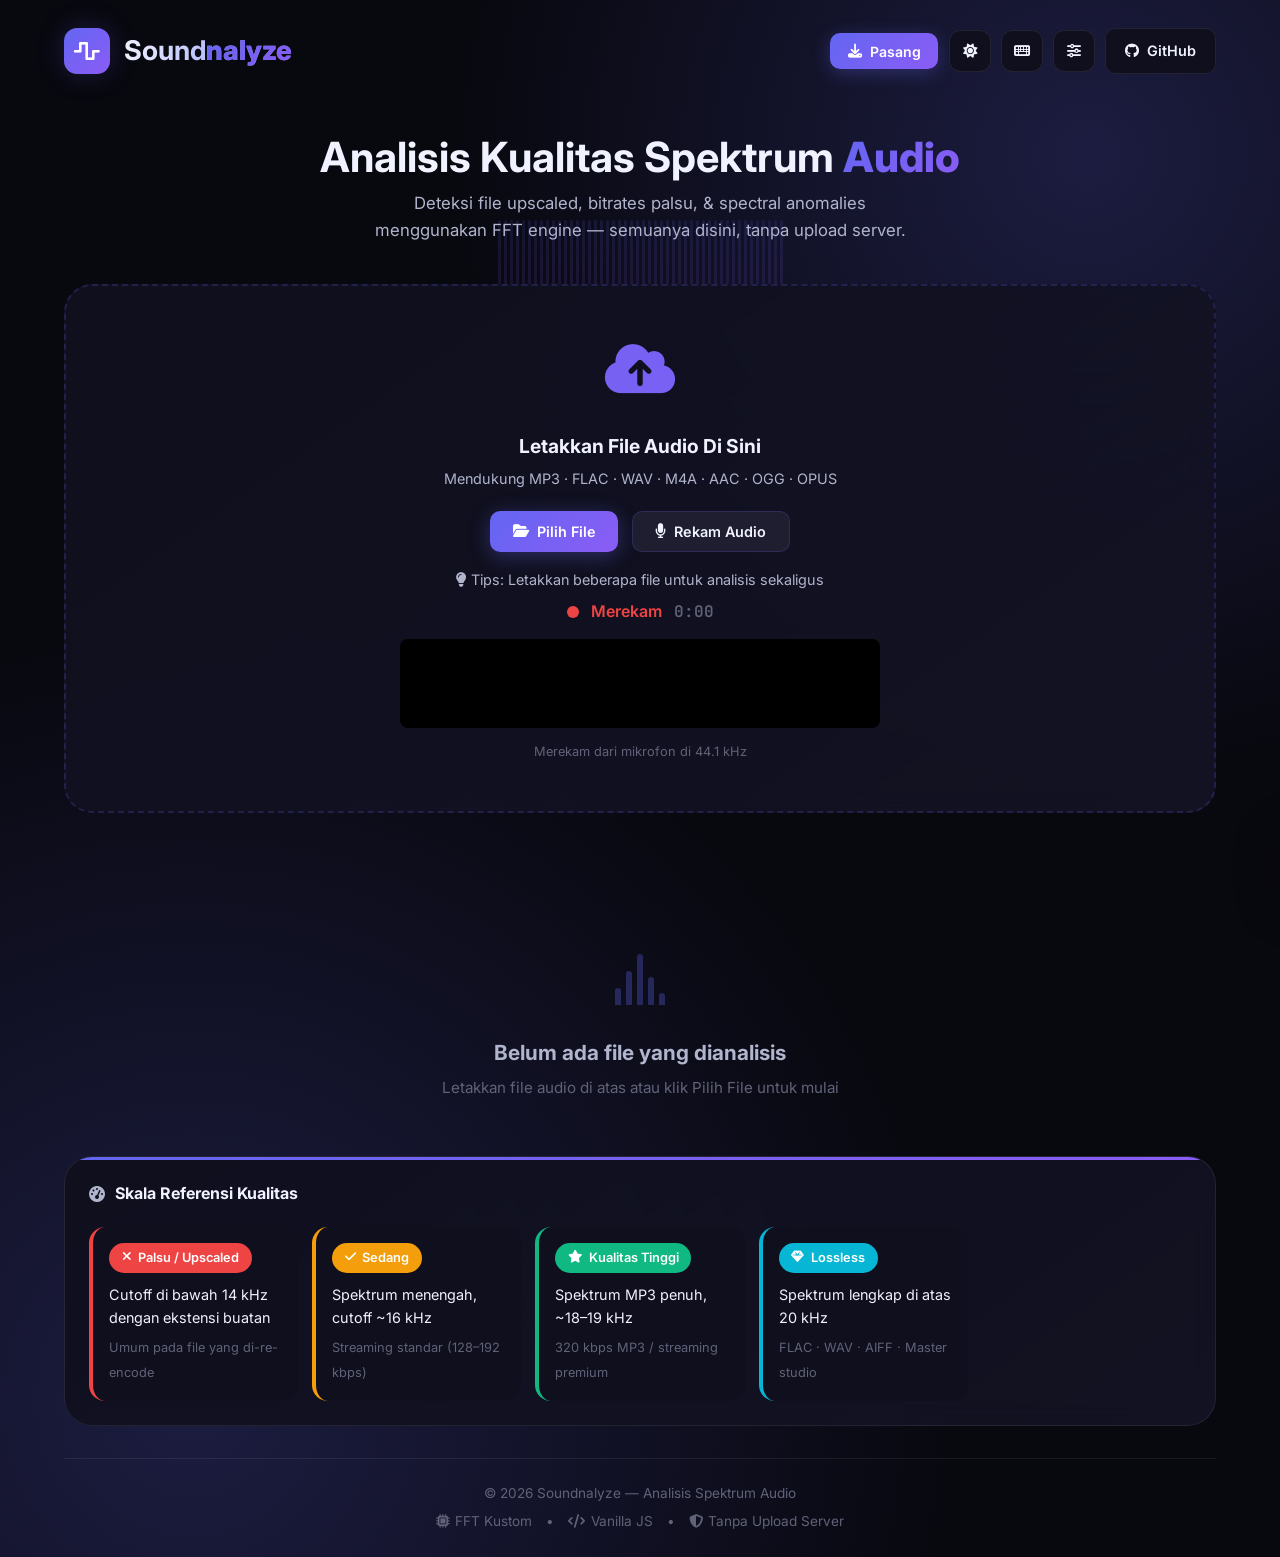
<file: index.html>
<!DOCTYPE html>
<html lang="id" data-theme="dark">
<head>
    <meta charset="UTF-8">
    <meta name="viewport" content="width=device-width, initial-scale=1.0">
    <meta name="description" content="Soundnalyze — Analisis kualitas audio dan deteksi bitrate palsu menggunakan analisis spektral canggih.">
    <meta name="keywords" content="audio analyzer, spectral analysis, bitrate detector, audio quality, web audio api, FFT">
    <meta property="og:title"       content="Soundnalyze | Penganalisis Kualitas Audio Profesional">
    <meta property="og:description" content="Deteksi upscaled audio dan analisis spektral tanpa upload ke server.">
    <meta property="og:type"        content="website">
    <meta name="theme-color"        content="#6366f1">
    <meta name="mobile-web-app-capable" content="yes">
    <meta name="apple-mobile-web-app-capable" content="yes">
    <meta name="apple-mobile-web-app-status-bar-style" content="black-translucent">
    <meta name="apple-mobile-web-app-title" content="Soundnalyze">

    <title>Soundnalyze | Penganalisis Kualitas & Spektral Audio Profesional</title>

    <link rel="manifest" href="manifest.json">

    <!-- Favicons -->
    <link rel="icon" type="image/svg+xml" href="assets/icon.svg">
    <link rel="icon" type="image/png" sizes="192x192" href="assets/icon-192.png">
    <link rel="icon" type="image/png" sizes="512x512" href="assets/icon-512.png">

    <!-- iOS / Safari PWA -->
    <link rel="apple-touch-icon" href="assets/apple-touch-icon.png">
    <link rel="apple-touch-icon" sizes="152x152" href="assets/icon-152.png">
    <link rel="apple-touch-icon" sizes="192x192" href="assets/icon-192.png">
    <meta name="apple-touch-fullscreen" content="yes">
    <meta name="apple-mobile-web-app-capable" content="yes">
    <meta name="apple-mobile-web-app-status-bar-style" content="black-translucent">
    <meta name="apple-mobile-web-app-title" content="Soundnalyze">

    <!-- Tile (Windows / Android) -->
    <meta name="msapplication-TileImage" content="assets/icon-144.png">
    <meta name="msapplication-TileColor" content="#6366f1">
    <meta name="msapplication-config" content="none">

    <!-- Fonts -->
    <link rel="preconnect" href="https://fonts.googleapis.com">
    <link rel="preconnect" href="https://fonts.gstatic.com" crossorigin>
    <link rel="stylesheet" href="https://fonts.googleapis.com/css2?family=Inter:wght@400;500;600;700&family=JetBrains+Mono:wght@400;500&display=swap">

    <!-- Font Awesome -->
    <link rel="stylesheet" href="https://cdnjs.cloudflare.com/ajax/libs/font-awesome/6.4.0/css/all.min.css"
          integrity="sha512-iecdLmaskl7CVkqkXNQ/ZH/XLlvWZOJyj7Yy7tcenmpD1ypASozpmT/E0iPtmFIB46ZmdtAc9eNBvH0H/ZpiBw=="
          crossorigin="anonymous" referrerpolicy="no-referrer">

    <link rel="stylesheet" href="style.css">
</head>
<body>
    <a href="#main-content" class="skip-to-content">Lewati ke konten utama</a>

    <div class="app-container">

        <!-- ═══════════════════════════════════ HEADER ═══════════════════════════════════ -->
        <header role="banner">
            <nav class="navbar" role="navigation" aria-label="Main navigation">
                <div class="logo">
                    <div class="logo-icon" aria-hidden="true">
                        <i class="fa-solid fa-wave-square"></i>
                    </div>
                    <h1>Sound<span class="accent-text">nalyze</span></h1>
                </div>

                <div class="header-controls">
                    <!-- Install App button (hidden until browser fires beforeinstallprompt) -->
                    <button id="install-btn" class="install-btn" hidden
                            aria-label="Pasang Soundnalyze sebagai aplikasi" title="Install as app">
                        <i class="fa-solid fa-download"></i>
                        <span>Pasang</span>
                    </button>

                    <button id="theme-toggle" class="icon-btn" aria-label="Toggle theme" title="Toggle light/dark mode">
                        <i class="fa-solid fa-sun" id="theme-icon"></i>
                    </button>
                    <button id="shortcuts-btn" class="icon-btn" aria-label="Pintasan keyboard" title="Pintasan keyboard (?)">
                        <i class="fa-solid fa-keyboard"></i>
                    </button>
                    <button id="settings-btn" class="icon-btn" aria-label="Pengaturan" title="Pengaturan">
                        <i class="fa-solid fa-sliders"></i>
                    </button>
                    <a href="https://github.com/SaudiBrother/Soundnalyze" target="_blank" rel="noopener noreferrer"
                       class="github-link" aria-label="View source on GitHub">
                        <i class="fa-brands fa-github"></i>
                        <span>GitHub</span>
                    </a>
                </div>
            </nav>
        </header>

        <!-- ═══════════════════════════════ SETTINGS MODAL ═══════════════════════════════ -->
        <div id="settings-modal" class="modal" role="dialog" aria-labelledby="settings-title" aria-hidden="true">
            <div class="modal-content">
                <div class="modal-header">
                    <h2 id="settings-title"><i class="fa-solid fa-sliders"></i> Pengaturan</h2>
                    <button class="close-modal" aria-label="Tutup pengaturan">&times;</button>
                </div>
                <div class="modal-body">
                    <div class="setting-group">
                        <label for="concurrent-processing">
                            <i class="fa-solid fa-microchip"></i> Pemrosesan Serentak
                        </label>
                        <select id="concurrent-processing">
                            <option value="1">1 file sekaligus</option>
                            <option value="2" selected>2 file sekaligus</option>
                            <option value="3">3 file sekaligus</option>
                            <option value="4">4 file sekaligus</option>
                        </select>
                    </div>
                    <div class="setting-group">
                        <label for="fft-size">
                            <i class="fa-solid fa-chart-line"></i> Resolusi FFT
                        </label>
                        <select id="fft-size">
                            <option value="2048">2048 — Lebih Cepat</option>
                            <option value="4096" selected>4096 — Medium</option>
                            <option value="8192">8192 — Detail Tinggi</option>
                        </select>
                    </div>
                    <div class="setting-group">
                        <label for="color-scheme">
                            <i class="fa-solid fa-palette"></i> Warna Spektrogram
                        </label>
                        <select id="color-scheme">
                            <option value="heat" selected>Heat Waves</option>
                            <option value="rainbow">Rainbow</option>
                            <option value="ocean">Ocean</option>
                            <option value="greyscale">Greyscale</option>
                        </select>
                    </div>
                    <p class="setting-hint"><i class="fa-solid fa-circle-info"></i> Perubahan hanya berlaku pada analisis baru.</p>
                </div>
            </div>
        </div>

        <!-- ══════════════════════════════ SHORTCUTS MODAL ═══════════════════════════════ -->
        <div id="shortcuts-modal" class="modal" role="dialog" aria-labelledby="shortcuts-title" aria-hidden="true">
            <div class="modal-content shortcuts-content">
                <div class="modal-header">
                    <h2 id="shortcuts-title"><i class="fa-solid fa-keyboard"></i> Pintasan Keyboard</h2>
                    <button class="close-modal" aria-label="Tutup pintasan">&times;</button>
                </div>
                <div class="modal-body">
                    <div class="shortcuts-grid">
                        <div class="shortcut-row"><kbd>Ctrl</kbd>+<kbd>O</kbd><span>Buka file audio</span></div>
                        <div class="shortcut-row"><kbd>Ctrl</kbd>+<kbd>E</kbd><span>Ekspor hasil (CSV)</span></div>
                        <div class="shortcut-row"><kbd>Ctrl</kbd>+<kbd>D</kbd><span>Hapus semua hasil</span></div>
                        <div class="shortcut-row"><kbd>Esc</kbd><span>Tutup modal</span></div>
                        <div class="shortcut-row"><kbd>?</kbd><span>Tampilkan bantuan ini</span></div>
                        <div class="shortcut-row"><kbd>Drag &amp; Drop</kbd><span>Unggah file langsung</span></div>
                    </div>
                    <h3 class="shortcut-section-title">Kontrol Kartu</h3>
                    <div class="shortcuts-grid">
                        <div class="shortcut-row"><i class="fa-solid fa-expand"></i><span>Perluas spektrogram penuh</span></div>
                        <div class="shortcut-row"><i class="fa-solid fa-scale-balanced"></i><span>Tambah ke perbandingan</span></div>
                        <div class="shortcut-row"><i class="fa-solid fa-play"></i><span>Putar / Jeda audio</span></div>
                        <div class="shortcut-row"><i class="fa-solid fa-chart-area"></i><span>Beralih spektrum / bentuk gelombang</span></div>
                    </div>
                </div>
            </div>
        </div>

        <!-- ══════════════════════════════════ MAIN ══════════════════════════════════════ -->
        <main id="main-content" role="main">

            <!-- Hero -->
            <section class="hero" aria-label="Deskripsi aplikasi">
                <div class="hero-viz" aria-hidden="true">
                    <div class="hero-bars" id="hero-bars"></div>
                </div>
                <div class="hero-content">
                    <h2>Analisis Kualitas Spektrum <span class="accent-text">Audio</span></h2>
                    <p class="subtitle">
                        Deteksi file upscaled, bitrates palsu, & spectral anomalies
                        menggunakan FFT engine — semuanya disini, tanpa upload server.
                    </p>
                </div>
            </section>

            <!-- Upload zone -->
            <section class="upload-container" aria-labelledby="upload-heading">
                <div class="upload-section" id="drop-zone" tabindex="0" role="region"
                     aria-label="Area upload file audio. Tekan Enter atau Spasi untuk membuka pemilih file.">
                    <input type="file" id="audio-input"
                           accept="audio/*,.mp3,.wav,.flac,.m4a,.aac,.ogg,.opus,.webm"
                           multiple hidden>

                    <!-- Normal state -->
                    <div class="upload-content" id="upload-idle">
                        <div class="upload-icon-wrapper" aria-hidden="true">
                            <i class="fa-solid fa-cloud-arrow-up"></i>
                        </div>
                        <h3 id="upload-heading">Letakkan File Audio Di Sini</h3>
                        <p>Mendukung MP3 · FLAC · WAV · M4A · AAC · OGG · OPUS</p>
                        <div class="upload-buttons">
                            <button class="btn-primary" onclick="document.getElementById('audio-input').click()">
                                <i class="fa-solid fa-folder-open"></i> Pilih File
                            </button>
                            <button id="record-btn" class="btn-secondary">
                                <i class="fa-solid fa-microphone"></i> Rekam Audio
                            </button>
                        </div>
                        <p class="upload-hint"><i class="fa-solid fa-lightbulb"></i> Tips: Letakkan beberapa file untuk analisis sekaligus</p>
                    </div>

                    <!-- Merekam overlay -->
                    <div class="recording-overlay" id="recording-overlay" hidden>
                        <div class="recording-header">
                            <span class="recording-dot" aria-hidden="true"></span>
                            <span class="recording-label">Merekam</span>
                            <span class="recording-timer" id="recording-timer">0:00</span>
                        </div>
                        <canvas id="recording-waveform" height="56" aria-label="Live waveform"></canvas>
                        <p class="recording-hint">Merekam dari mikrofon di 44.1 kHz</p>
                    </div>
                </div>

                <!-- Batch controls -->
                <div class="batch-controls" id="batch-controls" style="display:none;">
                    <div class="batch-info">
                        <span id="batch-count">0 file dalam antrian</span>
                        <button id="select-all" class="btn-text" title="Pilih semua hasil untuk perbandingan">
                            <i class="fa-solid fa-check-double"></i> Pilih Semua
                        </button>
                    </div>
                    <div class="batch-actions">
                        <button id="pause-resume" class="btn-secondary">
                            <i class="fa-solid fa-pause"></i> Jeda
                        </button>
                        <button id="cancel-all" class="btn-text">
                            <i class="fa-solid fa-ban"></i> Batal
                        </button>
                    </div>
                </div>

                <!-- Global progress loader -->
                <div id="global-loader" class="global-loader hidden" role="status" aria-live="polite" aria-label="Progres pemrosesan">
                    <div class="loader-header">
                        <div class="spinner" aria-hidden="true"></div>
                        <div class="loader-info">
                            <span id="loader-text">Menganalisis file audio…</span>
                            <div class="loader-stats">
                                <span id="loader-count">0/0</span>
                            </div>
                        </div>
                    </div>
                    <div class="progress-bar-container">
                        <div id="global-progress-fill" class="progress-fill"
                             role="progressbar" aria-valuemin="0" aria-valuemax="100" aria-valuenow="0"></div>
                    </div>
                    <div class="loader-details">
                        <span id="current-file">—</span>
                    </div>
                </div>
            </section>

            <!-- Results header -->
            <section class="results-header" id="results-header" style="display:none;" aria-labelledby="results-title">
                <div class="section-title">
                    <i class="fa-solid fa-list-check" aria-hidden="true"></i>
                    <h3 id="results-title">Hasil <span id="results-count" class="results-count">(0)</span></h3>
                </div>
                <div class="results-actions">
                    <div class="export-group">
                        <button id="export-btn" class="btn-secondary" title="Ekspor hasil">
                            <i class="fa-solid fa-download"></i> Ekspor CSV
                        </button>
                        <button id="export-json-btn" class="btn-secondary" title="Ekspor sebagai JSON">
                            <i class="fa-solid fa-code"></i> JSON
                        </button>
                    </div>
                    <button id="sort-btn" class="btn-text" title="Siklus urutan">
                        <i class="fa-solid fa-arrow-down-wide-short"></i>
                        <span class="sort-label">Kualitas ↓</span>
                    </button>
                    <button id="clear-all-btn" class="btn-text danger-btn" title="Hapus semua hasil">
                        <i class="fa-solid fa-trash-can"></i>
                    </button>
                </div>
            </section>

            <!-- Results grid -->
            <div id="results-grid" class="results-grid" role="list" aria-label="Analysis results"></div>

            <!-- Empty state -->
            <div id="empty-state" class="empty-state" role="status" aria-live="polite">
                <div class="empty-icon" aria-hidden="true">
                    <div class="empty-bars">
                        <span></span><span></span><span></span><span></span><span></span>
                    </div>
                </div>
                <h3>Belum ada file yang dianalisis</h3>
                <p>Letakkan file audio di atas atau klik Pilih File untuk mulai</p>
            </div>

            <!-- Comparison mode -->
            <section class="comparison-mode" id="comparison-mode" style="display:none;"
                     aria-labelledby="comparison-title">
                <div class="comparison-header">
                    <div class="comparison-title-group">
                        <i class="fa-solid fa-scale-balanced" aria-hidden="true"></i>
                        <h3 id="comparison-title">Perbandingan</h3>
                        <span class="badge">0 file dipilih</span>
                    </div>
                    <button id="exit-comparison" class="btn-text">
                        <i class="fa-solid fa-xmark"></i> Keluar
                    </button>
                </div>
                <div class="comparison-charts">
                    <canvas id="comparison-chart" height="220" aria-label="Comparison chart"></canvas>
                </div>
            </section>

            <!-- Quality reference -->
            <section class="quality-reference" aria-labelledby="ref-heading">
                <div class="reference-header">
                    <i class="fa-solid fa-gauge-high" aria-hidden="true"></i>
                    <h3 id="ref-heading">Skala Referensi Kualitas</h3>
                </div>
                <div class="reference-grid">
                    <div class="ref-item" style="--item-color: var(--color-bad);">
                        <span class="ref-badge"><i class="fa-solid fa-xmark"></i> Palsu / Upscaled</span>
                        <p>Cutoff di bawah 14 kHz dengan ekstensi buatan</p>
                        <small>Umum pada file yang di-re-encode</small>
                    </div>
                    <div class="ref-item" style="--item-color: var(--color-moderate);">
                        <span class="ref-badge"><i class="fa-solid fa-check"></i> Sedang</span>
                        <p>Spektrum menengah, cutoff ~16 kHz</p>
                        <small>Streaming standar (128–192 kbps)</small>
                    </div>
                    <div class="ref-item" style="--item-color: var(--color-good);">
                        <span class="ref-badge"><i class="fa-solid fa-star"></i> Kualitas Tinggi</span>
                        <p>Spektrum MP3 penuh, ~18–19 kHz</p>
                        <small>320 kbps MP3 / streaming premium</small>
                    </div>
                    <div class="ref-item" style="--item-color: var(--color-excellent);">
                        <span class="ref-badge"><i class="fa-solid fa-gem"></i> Lossless</span>
                        <p>Spektrum lengkap di atas 20 kHz</p>
                        <small>FLAC · WAV · AIFF · Master studio</small>
                    </div>
                </div>
            </section>

            <!-- Batch statistics -->
            <section class="statistics-panel" id="statistics-panel" style="display:none;"
                     aria-labelledby="stats-heading">
                <div class="stats-panel-header">
                    <i class="fa-solid fa-chart-pie" aria-hidden="true"></i>
                    <h3 id="stats-heading">Statistik Batch</h3>
                </div>
                <div class="stat-cards-grid">
                    <div class="stat-card">
                        <div class="stat-card-icon" style="background:var(--color-excellent);">
                            <i class="fa-solid fa-arrow-trend-up" aria-hidden="true"></i>
                        </div>
                        <div class="stat-card-info">
                            <span class="stat-card-label">Kualitas Tertinggi</span>
                            <span class="stat-card-value" id="stat-best">—</span>
                        </div>
                    </div>
                    <div class="stat-card">
                        <div class="stat-card-icon" style="background:var(--color-bad);">
                            <i class="fa-solid fa-arrow-trend-down" aria-hidden="true"></i>
                        </div>
                        <div class="stat-card-info">
                            <span class="stat-card-label">Kualitas Terendah</span>
                            <span class="stat-card-value" id="stat-worst">—</span>
                        </div>
                    </div>
                    <div class="stat-card">
                        <div class="stat-card-icon" style="background:var(--color-good);">
                            <i class="fa-solid fa-chart-bar" aria-hidden="true"></i>
                        </div>
                        <div class="stat-card-info">
                            <span class="stat-card-label">Kualitas Rata-rata</span>
                            <span class="stat-card-value" id="stat-average">—</span>
                        </div>
                    </div>
                    <div class="stat-card">
                        <div class="stat-card-icon" style="background:var(--primary-color);">
                            <i class="fa-solid fa-file-waveform" aria-hidden="true"></i>
                        </div>
                        <div class="stat-card-info">
                            <span class="stat-card-label">File Dianalisis</span>
                            <span class="stat-card-value" id="stat-total">0</span>
                        </div>
                    </div>
                </div>
            </section>

        </main>

        <!-- Footer -->
        <footer class="app-footer" role="contentinfo">
            <div class="footer-content">
                <p>&copy; 2026 Soundnalyze &mdash; Analisis Spektrum Audio</p>
                <p class="footer-meta">
                    <span><i class="fa-solid fa-microchip"></i> FFT Kustom</span>
                    &bull;
                    <span><i class="fa-solid fa-code"></i> Vanilla JS</span>
                    &bull;
                    <span><i class="fa-solid fa-shield-halved"></i> Tanpa Upload Server</span>
                </p>
            </div>
        </footer>
    </div>

    <!-- Toast notification -->
    <div id="toast" class="toast" role="alert" aria-live="assertive" aria-atomic="true">
        <div class="toast-content">
            <i class="toast-icon fa-solid fa-circle-info" aria-hidden="true"></i>
            <span class="toast-message"></span>
        </div>
        <button class="toast-close" aria-label="Tutup notifikasi">&times;</button>
    </div>

    <!-- ═══════════════════════════ RESULT CARD TEMPLATE ═══════════════════════════════ -->
    <template id="result-card-template">
        <article class="result-card entering" role="listitem" tabindex="0">

            <!-- Card header -->
            <div class="card-header">
                <div class="file-icon-wrapper" aria-hidden="true">
                    <i class="fa-solid fa-music"></i>
                </div>
                <div class="file-info-head">
                    <h3 class="filename" title="">filename.mp3</h3>
                    <div class="tags-row">
                        <span class="tag format-tag">MP3</span>
                        <span class="tag quality-tag">Menganalisis…</span>
                        <span class="tag bitrate-tag">— kbps</span>
                    </div>
                </div>
                <div class="card-controls">
                    <button class="card-btn compare-btn" title="Tambah ke perbandingan">
                        <i class="fa-solid fa-scale-balanced" aria-hidden="true"></i>
                        <span class="visually-hidden">Bandingkan</span>
                    </button>
                    <button class="card-btn expand-btn" title="Perluas detail">
                        <i class="fa-solid fa-expand" aria-hidden="true"></i>
                        <span class="visually-hidden">Perluas</span>
                    </button>
                    <button class="card-btn remove-btn" title="Hapus" aria-label="Hapus file">
                        <i class="fa-solid fa-xmark" aria-hidden="true"></i>
                    </button>
                </div>
            </div>

            <!-- Live analysis steps (visible during processing, auto-hides when done) -->
            <div class="analysis-steps" hidden aria-live="polite" aria-label="Analysis progress"></div>

            <!-- Upscaled warning badge (hidden unless detected) -->
            <div class="upscaled-badge" hidden>
                <i class="fa-solid fa-triangle-exclamation" aria-hidden="true"></i>
                Cutoff buatan terdeteksi — kemungkinan upscaled
            </div>

            <!-- Visualizer (spectrogram / waveform) -->
            <div class="visualizer-container">
                <canvas class="mini-spectrogram" width="300" height="80"
                        aria-label="Spektrum frekuensi audio"></canvas>
                <div class="viz-controls" aria-label="Visualization mode">
                    <button class="viz-btn active" data-viz="spectrum" title="Tampilan spektrum">
                        <i class="fa-solid fa-chart-area" aria-hidden="true"></i>
                    </button>
                    <button class="viz-btn" data-viz="waveform" title="Tampilan gelombang">
                        <i class="fa-solid fa-water" aria-hidden="true"></i>
                    </button>
                </div>
            </div>

            <!-- Mini audio player -->
            <div class="audio-player" aria-label="Audio player">
                <button class="player-play-btn" title="Putar / Jeda" aria-label="Play">
                    <i class="fa-solid fa-play" aria-hidden="true"></i>
                </button>
                <div class="player-track" role="progressbar" aria-label="Playback position" title="Click to seek">
                    <div class="player-progress"></div>
                </div>
                <span class="player-time">—</span>
            </div>

            <!-- Stats grid -->
            <div class="stats-grid">
                <div class="stat-box">
                    <span class="stat-label"><i class="fa-solid fa-weight-hanging" aria-hidden="true"></i> Ukuran</span>
                    <span class="stat-value size">—</span>
                </div>
                <div class="stat-box">
                    <span class="stat-label"><i class="fa-solid fa-clock" aria-hidden="true"></i> Durasi</span>
                    <span class="stat-value duration">—</span>
                </div>
                <div class="stat-box">
                    <span class="stat-label"><i class="fa-solid fa-wave-square" aria-hidden="true"></i> Sample Rate</span>
                    <span class="stat-value sample-rate">—</span>
                </div>
                <div class="stat-box">
                    <span class="stat-label"><i class="fa-solid fa-bolt" aria-hidden="true"></i> Bitrate</span>
                    <span class="stat-value bitrate">—</span>
                </div>
            </div>

            <div class="divider"></div>

            <!-- Spectral analysis data -->
            <div class="spectral-info">
                <div class="spec-row">
                    <span class="spec-label"><i class="fa-solid fa-scissors" aria-hidden="true"></i> Frekuensi Cutoff</span>
                    <span class="spec-value cutoff-freq">Menunggu</span>
                </div>
                <div class="spec-row">
                    <span class="spec-label"><i class="fa-solid fa-percent" aria-hidden="true"></i> Penggunaan Spektrum</span>
                    <span class="spec-value norm-cutoff">—</span>
                </div>
                <div class="spec-row">
                    <span class="spec-label"><i class="fa-solid fa-chart-area" aria-hidden="true"></i> Rasio Energi HF</span>
                    <span class="spec-value hf-energy">—</span>
                </div>
                <div class="spec-row">
                    <span class="spec-label"><i class="fa-solid fa-wave-square" aria-hidden="true"></i> Rentang Dinamik</span>
                    <span class="spec-value dynamic-range">— dB</span>
                </div>
            </div>

            <!-- Quality bar -->
            <div class="quality-visual">
                <div class="quality-bar-header">
                    <span class="quality-label-left">Buruk</span>
                    <span class="quality-score-display">
                        Skor: <strong class="quality-score-num">—</strong>
                    </span>
                    <span class="quality-label-right">Sempurna</span>
                </div>
                <div class="progress-bg">
                    <div class="quality-fill" style="width:0%"></div>
                    <div class="quality-markers" aria-hidden="true">
                        <span style="left:30%">Sedang</span>
                        <span style="left:60%">Baik</span>
                        <span style="left:85%">Sangat Baik</span>
                    </div>
                </div>
            </div>

            <!-- Card footer -->
            <div class="card-footer">
                <div class="confidence-meter" title="Kepercayaan deteksi">
                    <span class="conf-label">Tingkat Akurasi:</span>
                    <div class="confidence-bars" aria-hidden="true">
                        <div class="confidence-bar"></div>
                        <div class="confidence-bar"></div>
                        <div class="confidence-bar"></div>
                    </div>
                    <span class="conf-value">—</span>
                </div>
                <span class="analysis-time">
                    <i class="fa-solid fa-stopwatch" aria-hidden="true"></i>
                    <span class="time-value">—</span>s
                </span>
            </div>

            <!-- Expanded full view (hidden by default) -->
            <div class="card-expanded" hidden>
                <div class="expanded-header">
                    <h4><i class="fa-solid fa-magnifying-glass-chart" aria-hidden="true"></i> Spektrogram 2D</h4>
                    <button class="dl-spec-btn btn-secondary" style="font-size:0.78rem;padding:4px 10px;" title="Unduh spektrogram">
                        <i class="fa-solid fa-download" aria-hidden="true"></i> Unduh
                    </button>
                    <button class="close-expanded btn-text" aria-label="Perkecil">
                        <i class="fa-solid fa-compress" aria-hidden="true"></i> Perkecil
                    </button>
                </div>
                <div class="expanded-content">
                    <canvas class="full-spectrogram-canvas" height="180"
                            aria-label="Spektrogram waktu-frekuensi"></canvas>
                    <div class="detailed-stats"></div>
                </div>
            </div>

        </article>
    </template>

    <!-- ═══════════════════════════════════════════════════════
         PWA BOOTSTRAP — Service Worker + Install Prompt
    ════════════════════════════════════════════════════════ -->
    <script>
    (() => {
        'use strict';

        /* ── Service Worker registration ─────────────────────── */
        if ('serviceWorker' in navigator) {
            window.addEventListener('load', () => {
                navigator.serviceWorker.register('./sw.js', { scope: './' })
                    .then(reg => {
                        console.log('[PWA] SW registered. Scope:', reg.scope);

                        /* Detect available update */
                        reg.addEventListener('updatefound', () => {
                            const worker = reg.installing;
                            if (!worker) return;
                            worker.addEventListener('statechange', () => {
                                if (worker.state === 'installed' && navigator.serviceWorker.controller) {
                                    showUpdateBanner(reg);
                                }
                            });
                        });
                    })
                    .catch(err => console.warn('[PWA] SW registration failed:', err));

                /* Reload when new SW takes over */
                let refreshing = false;
                navigator.serviceWorker.addEventListener('controllerchange', () => {
                    if (!refreshing) { refreshing = true; location.reload(); }
                });
            });
        }

        /* ── beforeinstallprompt — capture the browser prompt ─── */
        let deferredPrompt = null;

        window.addEventListener('beforeinstallprompt', e => {
            e.preventDefault();
            deferredPrompt = e;

            const btn = document.getElementById('install-btn');
            if (btn) {
                btn.hidden = false;
                btn.addEventListener('click', async () => {
                    if (!deferredPrompt) return;
                    deferredPrompt.prompt();
                    const { outcome } = await deferredPrompt.userChoice;
                    console.log('[PWA] Install prompt outcome:', outcome);
                    deferredPrompt = null;
                    btn.hidden = true;

                    if (outcome === 'accepted') {
                        showToast('Soundnalyze installed successfully!', 'success');
                    }
                }, { once: true });
            }
        });

        /* Hide install button after successful install */
        window.addEventListener('appinstalled', () => {
            deferredPrompt = null;
            const btn = document.getElementById('install-btn');
            if (btn) btn.hidden = true;
            console.log('[PWA] App installed');
        });

        /* ── Update banner ────────────────────────────────────── */
        function showUpdateBanner(reg) {
            const banner = document.createElement('div');
            banner.id = 'update-banner';
            banner.innerHTML = `
                <span><i class="fa-solid fa-rotate"></i> New version available</span>
                <button onclick="applyUpdate('${Math.random()}')">Update Now</button>
                <button onclick="this.parentElement.remove()">✕</button>
            `;
            document.body.appendChild(banner);

            window.applyUpdate = () => {
                if (reg.waiting) reg.waiting.postMessage({ type: 'SKIP_WAITING' });
                banner.remove();
            };
        }

        /* ── Quick toast for install feedback ────────────────── */
        function showToast(msg, type) {
            /* Delegate to the main app once loaded */
            if (window.App?.showToast) { window.App.showToast(msg, type); return; }
            setTimeout(() => window.App?.showToast(msg, type), 2000);
        }

        /* ── Online / Offline banner ──────────────────────────── */
        function setOnlineStatus(online) {
            let bar = document.getElementById('offline-bar');
            if (online) {
                if (bar) { bar.classList.add('going'); setTimeout(() => bar?.remove(), 600); }
                return;
            }
            if (!bar) {
                bar = document.createElement('div');
                bar.id = 'offline-bar';
                bar.innerHTML = '<i class="fa-solid fa-wifi-slash"></i> You\'re offline — analysis still works on local files';
                document.body.prepend(bar);
            }
        }

        window.addEventListener('online',  () => setOnlineStatus(true));
        window.addEventListener('offline', () => setOnlineStatus(false));
        setOnlineStatus(navigator.onLine);

    })();
    </script>

    <script src="script.js" defer></script>
</body>
</html>
</file>
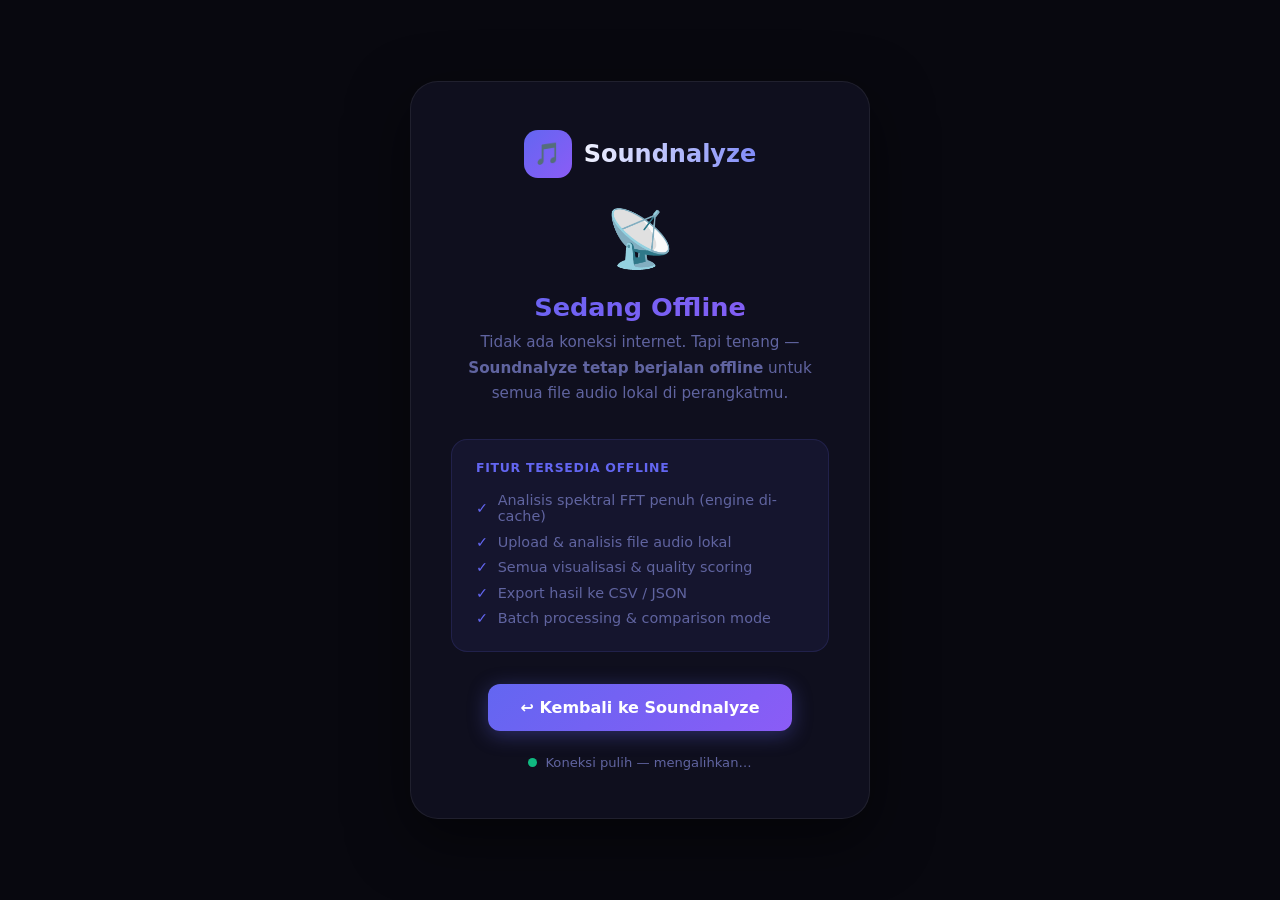
<file: offline.html>
<!DOCTYPE html>
<html lang="id" data-theme="dark">
<head>
    <meta charset="UTF-8">
    <meta name="viewport" content="width=device-width, initial-scale=1.0">
    <meta name="theme-color" content="#6366f1">
    <title>Offline — Soundnalyze</title>
    <style>
        :root {
            --primary: #6366f1;
            --bg: #08080f;
            --surface: #0f0f1e;
            --text: #f0f2ff;
            --muted: #6064a0;
            --good: #10b981;
            --bad: #ef4444;
        }
        * { margin:0; padding:0; box-sizing:border-box; }
        body {
            background: var(--bg);
            color: var(--text);
            font-family: 'Inter', system-ui, sans-serif;
            min-height: 100vh;
            display: grid;
            place-items: center;
            padding: 2rem;
            text-align: center;
        }
        .card {
            background: var(--surface);
            border-radius: 28px;
            padding: 3rem 2.5rem;
            max-width: 460px;
            width: 100%;
            border: 1px solid rgba(255,255,255,0.07);
            box-shadow: 0 20px 60px rgba(0,0,0,0.5);
        }
        .logo {
            display: inline-flex;
            align-items: center;
            gap: .75rem;
            margin-bottom: 1.75rem;
        }
        .logo-icon {
            width: 48px; height: 48px;
            background: linear-gradient(135deg, #6366f1, #8b5cf6);
            border-radius: 14px;
            display: grid; place-items: center;
            font-size: 1.35rem; color: #fff;
        }
        .logo h1 {
            font-size: 1.5rem; font-weight: 700;
            background: linear-gradient(to right, #f0f2ff, #818cf8);
            -webkit-background-clip: text;
            -webkit-text-fill-color: transparent;
            background-clip: text;
        }
        .emoji { font-size: 3.5rem; margin-bottom: 1.25rem; display: block; }
        h2 {
            font-size: 1.6rem; font-weight: 700; margin-bottom: .5rem;
            background: linear-gradient(135deg, #6366f1, #8b5cf6);
            -webkit-background-clip: text;
            -webkit-text-fill-color: transparent;
            background-clip: text;
        }
        .sub { color: var(--muted); margin-bottom: 2rem; line-height: 1.7; font-size: .95rem; }
        .features {
            background: rgba(99,102,241,0.08);
            border: 1px solid rgba(99,102,241,0.15);
            border-radius: 16px;
            padding: 1.25rem 1.5rem;
            margin-bottom: 2rem;
            text-align: left;
        }
        .features h3 {
            font-size: .78rem;
            text-transform: uppercase;
            letter-spacing: .7px;
            color: var(--primary);
            margin-bottom: .75rem;
            font-weight: 600;
        }
        .features li {
            list-style: none;
            padding: .3rem 0;
            color: var(--muted);
            font-size: .9rem;
            display: flex;
            align-items: center;
            gap: .6rem;
        }
        .features li::before { content: '✓'; color: var(--primary); font-weight: 700; }
        .btn {
            display: inline-flex;
            align-items: center;
            gap: .5rem;
            padding: .875rem 2rem;
            background: linear-gradient(135deg, #6366f1, #8b5cf6);
            color: #fff;
            border: none;
            border-radius: 12px;
            font-size: 1rem;
            font-weight: 600;
            cursor: pointer;
            text-decoration: none;
            transition: transform .15s, box-shadow .15s;
            font-family: inherit;
            box-shadow: 0 4px 20px rgba(99,102,241,0.35);
        }
        .btn:hover { transform: translateY(-2px); box-shadow: 0 8px 28px rgba(99,102,241,.5); }
        .status-row {
            margin-top: 1.5rem;
            display: flex;
            align-items: center;
            justify-content: center;
            gap: .5rem;
            font-size: .82rem;
            color: var(--muted);
        }
        #status-dot {
            width: 9px; height: 9px;
            border-radius: 50%;
            background: var(--bad);
            animation: dotPulse 1.8s ease-in-out infinite;
        }
        @keyframes dotPulse {
            0%,100% { opacity:1; box-shadow:0 0 0 0 rgba(239,68,68,.5); }
            50%      { opacity:.5; box-shadow:0 0 0 5px rgba(239,68,68,0); }
        }
        #status-dot.online { background: var(--good); animation: none; }
    </style>
</head>
<body>
    <div class="card">
        <div class="logo">
            <div class="logo-icon">🎵</div>
            <h1>Soundnalyze</h1>
        </div>

        <span class="emoji">📡</span>
        <h2>Sedang Offline</h2>
        <p class="sub">
            Tidak ada koneksi internet. Tapi tenang —
            <strong>Soundnalyze tetap berjalan offline</strong>
            untuk semua file audio lokal di perangkatmu.
        </p>

        <div class="features">
            <h3>Fitur tersedia offline</h3>
            <ul>
                <li>Analisis spektral FFT penuh (engine di-cache)</li>
                <li>Upload &amp; analisis file audio lokal</li>
                <li>Semua visualisasi &amp; quality scoring</li>
                <li>Export hasil ke CSV / JSON</li>
                <li>Batch processing &amp; comparison mode</li>
            </ul>
        </div>

        <a href="." class="btn">↩ Kembali ke Soundnalyze</a>

        <div class="status-row">
            <span id="status-dot"></span>
            <span id="status-text">Menunggu koneksi…</span>
        </div>
    </div>

    <script>
        function checkOnline() {
            const dot  = document.getElementById('status-dot');
            const text = document.getElementById('status-text');
            if (navigator.onLine) {
                dot.classList.add('online');
                text.textContent = 'Koneksi pulih — mengalihkan…';
            } else {
                dot.classList.remove('online');
                text.textContent = 'Menunggu koneksi…';
            }
        }
        window.addEventListener('online', () => {
            checkOnline();
            setTimeout(() => location.href = '.', 1000);
        });
        setInterval(checkOnline, 3000);
        checkOnline();
    </script>
</body>
</html>
</file>
<file: style.css>
/* ══════════════════════════════════════════════════════════════
   SOUNDNALYZE — style.css v3
   ══════════════════════════════════════════════════════════════ */

/* ── 1. CSS VARIABLES ─────────────────────────────────────────── */
:root {
    /* Dark theme (default) */
    --bg-body:       #08080f;
    --bg-surface:    #0f0f1e;
    --bg-card:       rgba(15, 15, 30, 0.92);
    --bg-hover:      #1e1e30;
    --bg-modal-back: rgba(5, 5, 12, 0.92);

    --text-primary:   #f0f2ff;
    --text-secondary: #b0b4cc;
    --text-muted:     #606278;

    --border:        rgba(99, 102, 241, 0.2);
    --border-light:  rgba(255, 255, 255, 0.07);

    --primary:       #6366f1;
    --primary-light: #818cf8;
    --primary-dark:  #4f46e5;
    --primary-glow:  rgba(99, 102, 241, 0.22);

    --color-bad:        #ef4444;
    --color-moderate:   #f59e0b;
    --color-good:       #10b981;
    --color-excellent:  #06b6d4;

    --gradient-primary: linear-gradient(135deg, #6366f1, #8b5cf6);
    --gradient-card:    linear-gradient(145deg, #0f0f1e, rgba(20, 20, 38, 0.85));

    --shadow-sm:      0 4px 16px rgba(0,0,0,0.3);
    --shadow-md:      0 8px 32px rgba(0,0,0,0.35);
    --shadow-lg:      0 20px 48px rgba(0,0,0,0.5);
    --shadow-btn:     0 4px 20px rgba(99, 102, 241, 0.35);

    --glass-blur:  blur(14px);
    --glass-edge:  1px solid rgba(255,255,255,0.08);

    --ease:  cubic-bezier(0.4, 0, 0.2, 1);
    --fast:  150ms;
    --med:   260ms;
    --slow:  380ms;

    --r-sm: 10px;
    --r-md: 16px;
    --r-lg: 22px;
    --r-xl: 28px;
}

[data-theme="light"] {
    --bg-body:       #f4f6fb;
    --bg-surface:    #ffffff;
    --bg-card:       rgba(255,255,255,0.96);
    --bg-hover:      #eef1f8;
    --bg-modal-back: rgba(220,224,235,0.92);

    --text-primary:   #0e1120;
    --text-secondary: #4a5270;
    --text-muted:     #8891b0;

    --border:        rgba(99,102,241,0.15);
    --border-light:  rgba(0,0,0,0.07);
    --primary-glow:  rgba(99,102,241,0.1);

    --gradient-card: linear-gradient(145deg, #ffffff, #f4f6fb);

    --shadow-sm: 0 4px 16px rgba(0,0,0,0.06);
    --shadow-md: 0 8px 32px rgba(0,0,0,0.08);
    --shadow-lg: 0 20px 48px rgba(0,0,0,0.12);
    --shadow-btn: 0 4px 20px rgba(99,102,241,0.18);
}

/* ── 2. RESET ─────────────────────────────────────────────────── */
*, *::before, *::after { margin:0; padding:0; box-sizing:border-box; }

/* Remove the semi-transparent blue tap-highlight box on touch devices */
* {
    -webkit-tap-highlight-color: transparent;
}

html {
    font-size: 16px;
    scroll-behavior: smooth;
    -webkit-font-smoothing: antialiased;
    -moz-osx-font-smoothing: grayscale;
}

body {
    background: var(--bg-body);
    color: var(--text-primary);
    font-family: 'Inter', system-ui, -apple-system, sans-serif;
    line-height: 1.6;
    min-height: 100vh;
    overflow-x: hidden;
    background-image:
        radial-gradient(ellipse 60% 50% at 15% 90%, var(--primary-glow), transparent),
        radial-gradient(ellipse 50% 40% at 85% 10%, var(--primary-glow), transparent);
    transition: background-color var(--med) var(--ease), color var(--med) var(--ease);
}

:focus-visible {
    outline: 2px solid var(--primary);
    outline-offset: 4px;
    border-radius: 4px;
}

::selection { background: var(--primary); color: #fff; }

/* ── 3. LAYOUT ────────────────────────────────────────────────── */
.app-container {
    max-width: 1200px;
    margin: 0 auto;
    padding: 0 1.5rem;
    min-height: 100vh;
    display: flex;
    flex-direction: column;
}

.skip-to-content {
    position: absolute;
    top: -60px;
    left: 0;
    background: var(--primary);
    color: #fff;
    padding: .5rem 1rem;
    text-decoration: none;
    border-radius: 0 0 8px 0;
    z-index: 9999;
    transition: top var(--fast);
}
.skip-to-content:focus { top: 0; }

/* ── 4. NAVBAR ────────────────────────────────────────────────── */
.navbar {
    display: flex;
    justify-content: space-between;
    align-items: center;
    padding: 1.75rem 0;
    position: relative;
}

.logo {
    display: flex;
    align-items: center;
    gap: .875rem;
    text-decoration: none;
    cursor: default;
}

.logo-icon {
    width: 46px;
    height: 46px;
    background: var(--gradient-primary);
    border-radius: 13px;
    display: grid;
    place-items: center;
    color: #fff;
    font-size: 1.3rem;
    box-shadow: 0 0 28px var(--primary-glow);
    transition: transform var(--med) var(--ease), box-shadow var(--med) var(--ease);
    position: relative;
    overflow: hidden;
}

.logo-icon::after {
    content: '';
    position: absolute;
    inset: 0;
    background: linear-gradient(90deg, transparent, rgba(255,255,255,0.18), transparent);
    transform: translateX(-120%);
    transition: transform .6s ease;
}

.logo:hover .logo-icon::after { transform: translateX(120%); }
.logo:hover .logo-icon { box-shadow: 0 0 40px var(--primary-glow); transform: scale(1.05); }

.logo h1 {
    font-size: 1.7rem;
    font-weight: 700;
    background: linear-gradient(to right, var(--text-primary), var(--primary-light));
    -webkit-background-clip: text;
    -webkit-text-fill-color: transparent;
    background-clip: text;
}

.accent-text {
    background: var(--gradient-primary);
    -webkit-background-clip: text;
    -webkit-text-fill-color: transparent;
    background-clip: text;
    font-weight: 800;
}

.header-controls {
    display: flex;
    align-items: center;
    gap: .625rem;
}

/* ── 5. BUTTONS ───────────────────────────────────────────────── */
.btn-primary, .btn-secondary, .btn-text, .icon-btn {
    border: none;
    border-radius: var(--r-sm);
    padding: .7rem 1.4rem;
    font-weight: 600;
    cursor: pointer;
    display: inline-flex;
    align-items: center;
    gap: .5rem;
    justify-content: center;
    position: relative;
    overflow: hidden;
    font-size: .9rem;
    transition: all var(--fast) var(--ease);
    font-family: inherit;
}

.btn-primary {
    background: var(--gradient-primary);
    color: #fff;
    box-shadow: var(--shadow-btn);
}
.btn-primary:hover  { transform: translateY(-2px); box-shadow: 0 8px 28px rgba(99,102,241,0.5); }
.btn-primary:active { transform: translateY(0); }

.btn-secondary {
    background: var(--bg-hover);
    color: var(--text-primary);
    border: 1px solid var(--border);
}
.btn-secondary:hover {
    background: var(--bg-surface);
    border-color: var(--primary);
    transform: translateY(-1px);
}

.btn-text {
    background: transparent;
    color: var(--text-secondary);
    padding: .5rem .875rem;
    border-radius: var(--r-sm);
}
.btn-text:hover { color: var(--text-primary); background: var(--bg-hover); }

.danger-btn:hover { color: var(--color-bad) !important; }

.icon-btn {
    width: 42px;
    height: 42px;
    padding: 0;
    border-radius: 11px;
    background: var(--bg-surface);
    color: var(--text-primary);
    border: var(--glass-edge);
    backdrop-filter: var(--glass-blur);
}
.icon-btn:hover {
    background: var(--primary);
    color: #fff;
    transform: scale(1.08);
}

.github-link {
    display: inline-flex;
    align-items: center;
    gap: .5rem;
    padding: .65rem 1.2rem;
    background: var(--bg-surface);
    color: var(--text-primary);
    text-decoration: none;
    border-radius: var(--r-sm);
    font-weight: 600;
    font-size: .9rem;
    border: var(--glass-edge);
    backdrop-filter: var(--glass-blur);
    transition: all var(--fast) var(--ease);
}
.github-link:hover { background: var(--bg-hover); transform: translateY(-2px); box-shadow: var(--shadow-sm); }

/* ── 6. HERO ──────────────────────────────────────────────────── */
.hero {
    text-align: center;
    padding: 2rem 0 2.5rem;
    position: relative;
    overflow: hidden;
}

.hero-viz {
    position: absolute;
    bottom: 0;
    left: 50%;
    transform: translateX(-50%);
    width: 100%;
    max-width: 1000px;
    opacity: .13;
    pointer-events: none;
}

.hero-bars {
    display: flex;
    align-items: flex-end;
    justify-content: center;
    gap: 3px;
    height: 64px;
}

.hero-bar {
    width: 3px;
    height: 100%;
    background: var(--gradient-primary);
    border-radius: 2px 2px 0 0;
    transform-origin: bottom;
    animation: heroPulse var(--dur, 1.6s) ease-in-out infinite;
    animation-delay: var(--delay, 0s);
}

@keyframes heroPulse {
    0%, 100% { transform: scaleY(var(--lo, 0.2)); }
    50%       { transform: scaleY(var(--hi, 0.8)); }
}

.hero-content { position: relative; z-index: 1; }

.hero-content h2 {
    font-size: clamp(1.75rem, 4vw, 2.6rem);
    font-weight: 700;
    margin-bottom: .5rem;
    line-height: 1.15;
}

.subtitle {
    color: var(--text-secondary);
    font-size: 1.05rem;
    max-width: 560px;
    margin: 0 auto;
}

/* ── 7. UPLOAD ZONE ───────────────────────────────────────────── */
.upload-container { margin-bottom: 2.5rem; }

.upload-section {
    background: var(--gradient-card);
    border: 2px dashed var(--border);
    border-radius: var(--r-xl);
    padding: 2.5rem;
    text-align: center;
    cursor: pointer;
    backdrop-filter: var(--glass-blur);
    position: relative;
    overflow: hidden;
    transition: border-color var(--med) var(--ease), transform var(--med) var(--ease),
                box-shadow var(--med) var(--ease);
}

.upload-section::before {
    content: '';
    position: absolute;
    top: 0; left: 0; right: 0;
    height: 3px;
    background: var(--gradient-primary);
    transform: scaleX(0);
    transform-origin: left;
    transition: transform var(--med) var(--ease);
}

.upload-section:hover, .upload-section:focus-within {
    border-color: var(--primary);
    transform: translateY(-3px);
    box-shadow: var(--shadow-md);
}
.upload-section:hover::before { transform: scaleX(1); }

.upload-section.drag-over {
    border-color: var(--primary);
    background: var(--bg-hover);
    transform: scale(1.015);
    box-shadow: 0 0 0 3px var(--primary-glow), var(--shadow-md);
}

.upload-icon-wrapper {
    font-size: 3.5rem;
    margin-bottom: 1rem;
    background: var(--gradient-primary);
    -webkit-background-clip: text;
    -webkit-text-fill-color: transparent;
    background-clip: text;
    animation: float 3.2s ease-in-out infinite;
    display: block;
}

.upload-content h3 { font-size: 1.2rem; margin-bottom: .35rem; }
.upload-content > p { color: var(--text-secondary); font-size: .9rem; }

.upload-buttons {
    display: flex;
    gap: .875rem;
    justify-content: center;
    margin-top: 1.25rem;
    flex-wrap: wrap;
}

.upload-hint {
    margin-top: 1rem;
    color: var(--text-muted);
    font-size: .85rem;
}

/* Recording state */
.recording-overlay {
    display: flex;
    flex-direction: column;
    align-items: center;
    gap: .875rem;
    padding: .5rem 0;
}

.recording-header {
    display: flex;
    align-items: center;
    gap: .75rem;
    font-weight: 600;
    font-size: 1rem;
}

.recording-dot {
    width: 12px;
    height: 12px;
    border-radius: 50%;
    background: var(--color-bad);
    animation: recPulse 1s ease-in-out infinite;
}

@keyframes recPulse {
    0%, 100% { opacity: 1; box-shadow: 0 0 0 0 rgba(239,68,68,0.4); }
    50%       { opacity: .7; box-shadow: 0 0 0 6px rgba(239,68,68,0); }
}

.recording-label { color: var(--color-bad); }
.recording-timer  { font-family: 'JetBrains Mono', monospace; color: var(--text-muted); }

#recording-waveform {
    width: 100%;
    max-width: 480px;
    border-radius: 8px;
    background: #000;
}

.recording-hint { font-size: .8rem; color: var(--text-muted); }

.record-btn.recording, #record-btn.recording {
    background: var(--color-bad) !important;
    color: #fff !important;
    animation: recBtnPulse 1.5s ease-in-out infinite;
}

@keyframes recBtnPulse {
    0%, 100% { box-shadow: 0 0 0 0 rgba(239,68,68,0); }
    50%       { box-shadow: 0 0 0 8px rgba(239,68,68,0); }
}

/* ── 8. BATCH CONTROLS ────────────────────────────────────────── */
.batch-controls {
    background: var(--bg-surface);
    border-radius: var(--r-md);
    padding: 1rem 1.25rem;
    margin-top: 1rem;
    border: 1px solid var(--border);
    display: flex;
    justify-content: space-between;
    align-items: center;
    animation: slideDown .25s var(--ease) both;
}

.batch-info   { display: flex; align-items: center; gap: 1rem; font-size: .9rem; color: var(--text-secondary); }
.batch-actions { display: flex; gap: .625rem; }

/* ── 9. GLOBAL LOADER ─────────────────────────────────────────── */
.global-loader {
    background: var(--gradient-card);
    border-radius: var(--r-lg);
    padding: 1.25rem 1.5rem;
    margin-top: 1rem;
    border: 1px solid var(--border);
    backdrop-filter: var(--glass-blur);
    animation: fadeIn .25s var(--ease) both;
}

.loader-header {
    display: flex;
    align-items: center;
    gap: 1rem;
    margin-bottom: .875rem;
}

.spinner {
    width: 28px;
    height: 28px;
    border: 3px solid var(--border);
    border-top-color: var(--primary);
    border-radius: 50%;
    animation: spin .9s linear infinite;
    flex-shrink: 0;
}

.loader-info { flex: 1; }
.loader-stats { margin-top: .2rem; font-size: .85rem; color: var(--text-muted); }

.progress-bar-container {
    height: 8px;
    background: var(--bg-hover);
    border-radius: 8px;
    overflow: hidden;
    margin-bottom: .6rem;
}

.progress-fill {
    height: 100%;
    background: var(--gradient-primary);
    border-radius: 8px;
    transition: width .35s var(--ease);
    position: relative;
    overflow: hidden;
}

.progress-fill::after {
    content: '';
    position: absolute;
    inset: 0;
    background: linear-gradient(90deg, transparent, rgba(255,255,255,0.25), transparent);
    animation: shimmer 2s linear infinite;
}

.loader-details { font-size: .82rem; color: var(--text-muted); }

/* ── 10. RESULTS HEADER ───────────────────────────────────────── */
.results-header {
    display: flex;
    justify-content: space-between;
    align-items: center;
    margin-bottom: 1.5rem;
    padding-top: 1rem;
    border-top: 1px solid var(--border-light);
}

.section-title {
    display: flex;
    align-items: center;
    gap: .6rem;
    color: var(--text-secondary);
}

.section-title h3 { font-size: 1rem; color: var(--text-primary); }
.results-count { color: var(--text-muted); font-weight: 400; font-size: .9em; }

.results-actions {
    display: flex;
    gap: .5rem;
    align-items: center;
    flex-wrap: wrap;
}

.export-group { display: flex; gap: .375rem; }

.sort-label { font-size: .8rem; }

/* ── 11. RESULTS GRID ─────────────────────────────────────────── */
.results-grid {
    display: grid;
    grid-template-columns: repeat(auto-fill, minmax(360px, 1fr));
    gap: 1.5rem;
    margin-bottom: 2.5rem;
}

/* ── 12. RESULT CARD ──────────────────────────────────────────── */
.result-card {
    background: var(--gradient-card);
    backdrop-filter: var(--glass-blur);
    border: var(--glass-edge);
    border-radius: var(--r-xl);
    padding: 1.5rem;
    box-shadow: var(--shadow-md);
    transition: transform var(--med) var(--ease), box-shadow var(--med) var(--ease),
                border-color var(--med) var(--ease);
    position: relative;
    overflow: hidden;
    display: flex;
    flex-direction: column;
    gap: 1rem;
}

/* Quality color stripe on left edge */
.result-card::before {
    content: '';
    position: absolute;
    top: 0; left: 0;
    width: 3px;
    height: 100%;
    background: var(--card-quality-color, var(--primary));
    transition: background var(--med) var(--ease);
}

.result-card:hover {
    transform: translateY(-6px);
    box-shadow: var(--shadow-lg);
    border-color: rgba(99,102,241,0.3);
}

.result-card.processing {
    border-color: var(--primary);
}

.result-card.error::before { background: var(--color-bad); }

.result-card.upscaled::before {
    background: var(--color-bad);
    animation: warnPulse 2s ease-in-out infinite;
}

@keyframes warnPulse {
    0%,100% { opacity:1; }
    50%      { opacity:.4; }
}

.result-card.in-comparison {
    border-color: var(--primary);
    box-shadow: 0 0 0 2px var(--primary-glow), var(--shadow-md);
}

/* Card header */
.card-header {
    display: flex;
    align-items: flex-start;
    gap: .875rem;
}

.file-icon-wrapper {
    width: 44px;
    height: 44px;
    background: var(--bg-hover);
    border-radius: 11px;
    display: grid;
    place-items: center;
    color: var(--primary);
    font-size: 1.1rem;
    flex-shrink: 0;
}

.file-info-head { flex: 1; min-width: 0; }

.filename {
    font-size: 1rem;
    font-weight: 600;
    margin-bottom: .35rem;
    white-space: nowrap;
    overflow: hidden;
    text-overflow: ellipsis;
}

.tags-row { display: flex; gap: .4rem; flex-wrap: wrap; }

.tag {
    padding: .2rem .65rem;
    border-radius: 20px;
    font-size: .72rem;
    font-weight: 600;
    text-transform: uppercase;
    letter-spacing: .4px;
}

.format-tag  { background: var(--bg-hover); color: var(--text-secondary); }
.quality-tag { background: var(--color-moderate); color: #fff; }
.bitrate-tag { background: var(--bg-hover); color: var(--primary); }

.card-controls { display: flex; gap: .4rem; flex-shrink: 0; }

.card-btn {
    width: 34px;
    height: 34px;
    border-radius: 8px;
    background: var(--bg-hover);
    border: none;
    color: var(--text-secondary);
    cursor: pointer;
    display: grid;
    place-items: center;
    transition: all var(--fast) var(--ease);
    font-size: .85rem;
}

.card-btn:hover { background: var(--primary); color: #fff; transform: scale(1.08); }
.remove-btn:hover { background: var(--color-bad) !important; }

/* FIX: compare-btn had no active-state styling, so toggling it gave
   no visible feedback when only one card existed. */
.compare-btn.active {
    background: var(--primary);
    color: #fff;
    box-shadow: 0 0 0 2px var(--primary-glow);
}

.comparison-hint {
    color: var(--text-secondary);
    font-size: .85rem;
    text-align: center;
    padding: 1.5rem 1rem;
    margin: 0;
}

/* Upscaled badge */
.upscaled-badge {
    background: rgba(239,68,68,0.12);
    border: 1px solid rgba(239,68,68,0.3);
    color: #f87171;
    border-radius: var(--r-sm);
    padding: .45rem .875rem;
    font-size: .8rem;
    font-weight: 600;
    display: flex;
    align-items: center;
    gap: .5rem;
}
/* FIX: author-origin `display:flex` above always wins over the
   user-agent default `[hidden]{display:none}`, so the badge was
   showing even when JS correctly left it hidden. This rule restores
   the expected hidden behaviour. */
.upscaled-badge[hidden] { display: none; }

/* ── 13. VISUALIZER ───────────────────────────────────────────── */
.visualizer-container {
    background: #000;
    border-radius: 11px;
    overflow: hidden;
    height: 80px;
    position: relative;
}

.mini-spectrogram {
    width: 100%;
    height: 100%;
    display: block;
}

.viz-controls {
    position: absolute;
    top: 4px;
    right: 4px;
    display: flex;
    gap: 2px;
    background: rgba(0,0,0,0.65);
    border-radius: 7px;
    padding: 2px;
    opacity: 0;
    transition: opacity var(--fast) var(--ease);
}

.visualizer-container:hover .viz-controls { opacity: 1; }

.viz-btn {
    width: 22px;
    height: 22px;
    background: transparent;
    border: none;
    color: rgba(255,255,255,0.45);
    cursor: pointer;
    border-radius: 5px;
    font-size: .6rem;
    display: grid;
    place-items: center;
    transition: all var(--fast);
}

.viz-btn:hover, .viz-btn.active {
    background: var(--primary);
    color: #fff;
}

/* ── 14. AUDIO PLAYER ─────────────────────────────────────────── */
.audio-player {
    display: flex;
    align-items: center;
    gap: .625rem;
    background: var(--bg-hover);
    border-radius: 10px;
    padding: .5rem .75rem;
}

.player-play-btn {
    width: 30px;
    height: 30px;
    border-radius: 50%;
    background: var(--primary);
    border: none;
    color: #fff;
    cursor: pointer;
    display: grid;
    place-items: center;
    font-size: .7rem;
    flex-shrink: 0;
    transition: transform var(--fast) var(--ease), background var(--fast);
}

.player-play-btn:hover { transform: scale(1.1); background: var(--primary-dark); }

.player-track {
    flex: 1;
    height: 5px;
    background: var(--bg-body);
    border-radius: 3px;
    cursor: pointer;
    position: relative;
    overflow: hidden;
}

.player-track:hover { height: 7px; }
.player-track { transition: height var(--fast); }

.player-progress {
    height: 100%;
    background: var(--gradient-primary);
    border-radius: 3px;
    width: 0%;
    transition: width .12s linear;
}

.player-time {
    font-family: 'JetBrains Mono', monospace;
    font-size: .72rem;
    color: var(--text-muted);
    min-width: 2.5rem;
    text-align: right;
    flex-shrink: 0;
}

/* ── 15. STATS GRID ───────────────────────────────────────────── */
.stats-grid {
    display: grid;
    grid-template-columns: repeat(2, 1fr);
    gap: .625rem;
}

.stat-box {
    background: var(--bg-hover);
    border-radius: 10px;
    padding: .75rem;
    display: flex;
    flex-direction: column;
    gap: .2rem;
}

.stat-label {
    font-size: .78rem;
    color: var(--text-muted);
    display: flex;
    align-items: center;
    gap: .4rem;
}

.stat-value {
    font-family: 'JetBrains Mono', monospace;
    font-size: .95rem;
    font-weight: 600;
    color: var(--text-primary);
}

/* ── 16. SPECTRAL INFO ────────────────────────────────────────── */
.spectral-info {
    display: grid;
    grid-template-columns: repeat(2, 1fr);
    gap: .4rem 1rem;
}

.spec-row {
    display: flex;
    justify-content: space-between;
    align-items: center;
    padding: .45rem 0;
    border-bottom: 1px solid var(--border-light);
    gap: .5rem;
}

.spec-row:last-child { border-bottom: none; }

.spec-label {
    font-size: .8rem;
    color: var(--text-secondary);
    display: flex;
    align-items: center;
    gap: .4rem;
    white-space: nowrap;
}

.spec-value {
    font-family: 'JetBrains Mono', monospace;
    font-size: .85rem;
    font-weight: 600;
    color: var(--text-primary);
}

/* ── 17. QUALITY BAR ──────────────────────────────────────────── */
.quality-visual { margin-top: .25rem; }

.quality-bar-header {
    display: flex;
    justify-content: space-between;
    align-items: center;
    font-size: .78rem;
    color: var(--text-muted);
    margin-bottom: .5rem;
}

.quality-score-display { font-weight: 600; color: var(--text-secondary); }
.quality-score-num     { color: var(--text-primary); font-family: 'JetBrains Mono', monospace; }

.progress-bg {
    height: 10px;
    background: var(--bg-hover);
    border-radius: 8px;
    position: relative;
    overflow: hidden;
}

.quality-fill {
    height: 100%;
    background: var(--gradient-primary);
    border-radius: 8px;
    transition: width .6s cubic-bezier(.34,1.56,.64,1);
    position: relative;
    overflow: hidden;
}

.quality-fill::after {
    content: '';
    position: absolute;
    inset: 0;
    background: linear-gradient(90deg, transparent, rgba(255,255,255,0.2), transparent);
    animation: shimmer 2.2s linear infinite;
}

.quality-markers {
    position: absolute;
    inset: 0;
    pointer-events: none;
}

.quality-markers span {
    position: absolute;
    top: -18px;
    font-size: .65rem;
    color: var(--text-muted);
    transform: translateX(-50%);
    white-space: nowrap;
}

/* ── 18. CARD FOOTER ──────────────────────────────────────────── */
.card-footer {
    display: flex;
    justify-content: space-between;
    align-items: center;
    padding-top: .75rem;
    border-top: 1px solid var(--border-light);
    font-size: .82rem;
    color: var(--text-muted);
}

.confidence-meter {
    display: flex;
    align-items: center;
    gap: .5rem;
}

.confidence-bars {
    display: flex;
    gap: 2px;
    align-items: flex-end;
}

.confidence-bar {
    width: 5px;
    border-radius: 2px;
    background: var(--bg-hover);
    transition: all var(--med) var(--ease);
}

.confidence-bar:nth-child(1) { height: 10px; }
.confidence-bar:nth-child(2) { height: 14px; }
.confidence-bar:nth-child(3) { height: 18px; }

.confidence-bar.filled { background: var(--color-good); }

.conf-label { color: var(--text-muted); }
.conf-value { font-family: 'JetBrains Mono', monospace; font-size: .78rem; color: var(--text-secondary); }
.analysis-time { display: flex; align-items: center; gap: .35rem; }

/* ── 19. EXPANDED VIEW ────────────────────────────────────────── */
.card-expanded {
    border-top: 1px solid var(--border-light);
    padding-top: 1rem;
    animation: slideDown .2s var(--ease) both;
}

.expanded-header {
    display: flex;
    justify-content: space-between;
    align-items: center;
    margin-bottom: .875rem;
}

.expanded-header h4 {
    font-size: .95rem;
    color: var(--text-secondary);
    display: flex;
    align-items: center;
    gap: .5rem;
}

.full-spectrogram-canvas {
    width: 100%;
    background: #000;
    border-radius: 10px;
    display: block;
}

.detailed-stats {
    display: grid;
    grid-template-columns: repeat(auto-fill, minmax(150px, 1fr));
    gap: .625rem;
    margin-top: .875rem;
}

.detail-stat {
    background: var(--bg-hover);
    border-radius: 8px;
    padding: .6rem .75rem;
    display: flex;
    flex-direction: column;
    gap: .2rem;
}

.detail-label { font-size: .75rem; color: var(--text-muted); }
.detail-value { font-family: 'JetBrains Mono', monospace; font-size: .85rem; font-weight: 600; }

/* ── 20. EMPTY STATE ──────────────────────────────────────────── */
.empty-state {
    text-align: center;
    padding: 3.5rem 1rem;
    color: var(--text-muted);
}

.empty-icon { margin-bottom: 1.5rem; }

.empty-bars {
    display: inline-flex;
    align-items: flex-end;
    gap: 5px;
    height: 56px;
    opacity: 0.3;
}

.empty-bars span {
    width: 6px;
    border-radius: 3px 3px 0 0;
    background: var(--primary);
    animation: emptyBar 2s ease-in-out infinite;
}

.empty-bars span:nth-child(1) { height: 30%; animation-delay: 0s; }
.empty-bars span:nth-child(2) { height: 60%; animation-delay: .2s; }
.empty-bars span:nth-child(3) { height: 90%; animation-delay: .4s; }
.empty-bars span:nth-child(4) { height: 50%; animation-delay: .6s; }
.empty-bars span:nth-child(5) { height: 20%; animation-delay: .8s; }

@keyframes emptyBar {
    0%,100% { transform: scaleY(1); }
    50%      { transform: scaleY(1.4); }
}

.empty-state h3 { font-size: 1.3rem; margin-bottom: .4rem; color: var(--text-secondary); }
.empty-state p  { font-size: .95rem; }

/* ── 21. COMPARISON MODE ──────────────────────────────────────── */
.comparison-mode {
    background: var(--gradient-card);
    border-radius: var(--r-xl);
    padding: 1.5rem;
    margin: 0 0 2rem;
    border: 1px solid var(--primary);
    backdrop-filter: var(--glass-blur);
    box-shadow: 0 0 0 1px var(--primary-glow), var(--shadow-md);
    animation: fadeIn .25s var(--ease) both;
}

.comparison-header {
    display: flex;
    justify-content: space-between;
    align-items: center;
    margin-bottom: 1.25rem;
}

.comparison-title-group {
    display: flex;
    align-items: center;
    gap: .625rem;
}

.comparison-title-group h3 { font-size: 1rem; }

.badge {
    background: var(--primary);
    color: #fff;
    border-radius: 20px;
    padding: .2rem .75rem;
    font-size: .75rem;
    font-weight: 600;
}

.comparison-charts canvas {
    width: 100%;
    background: #000;
    border-radius: 11px;
    display: block;
}

/* ── 22. QUALITY REFERENCE ────────────────────────────────────── */
.quality-reference {
    background: var(--gradient-card);
    border-radius: var(--r-xl);
    padding: 1.5rem;
    margin: 0 0 2rem;
    border: var(--glass-edge);
    backdrop-filter: var(--glass-blur);
    position: relative;
    overflow: hidden;
}

.quality-reference::before {
    content: '';
    position: absolute;
    top: 0; left: 0; right: 0;
    height: 3px;
    background: var(--gradient-primary);
}

.reference-header {
    display: flex;
    align-items: center;
    gap: .625rem;
    margin-bottom: 1.25rem;
    color: var(--text-secondary);
}

.reference-header h3 { font-size: 1rem; color: var(--text-primary); }

.reference-grid {
    display: grid;
    grid-template-columns: repeat(auto-fill, minmax(200px, 1fr));
    gap: .875rem;
}

.ref-item {
    background: var(--bg-surface);
    border-radius: var(--r-md);
    padding: 1rem;
    border-left: 4px solid var(--item-color, var(--color-bad));
    transition: transform var(--fast) var(--ease), box-shadow var(--fast) var(--ease);
}

.ref-item:hover { transform: translateY(-3px); box-shadow: var(--shadow-sm); }

.ref-badge {
    display: inline-flex;
    align-items: center;
    gap: .4rem;
    background: var(--item-color, var(--color-bad));
    color: #fff;
    padding: .3rem .8rem;
    border-radius: 20px;
    font-size: .8rem;
    font-weight: 600;
    margin-bottom: .625rem;
}

.ref-item p     { color: var(--text-primary); font-size: .9rem; margin-bottom: .3rem; }
.ref-item small { color: var(--text-muted); font-size: .8rem; }

/* ── 23. STATISTICS PANEL ─────────────────────────────────────── */
.statistics-panel {
    background: var(--gradient-card);
    border-radius: var(--r-xl);
    padding: 1.5rem;
    margin: 0 0 2rem;
    border: var(--glass-edge);
    backdrop-filter: var(--glass-blur);
    animation: fadeIn .3s var(--ease) both;
}

.stats-panel-header {
    display: flex;
    align-items: center;
    gap: .625rem;
    margin-bottom: 1.25rem;
    color: var(--text-secondary);
}

.stats-panel-header h3 { font-size: 1rem; color: var(--text-primary); }

.stat-cards-grid {
    display: grid;
    grid-template-columns: repeat(auto-fill, minmax(220px, 1fr));
    gap: .875rem;
}

.stat-card {
    background: var(--bg-surface);
    border-radius: var(--r-md);
    padding: 1rem 1.125rem;
    display: flex;
    align-items: center;
    gap: .875rem;
    transition: transform var(--fast) var(--ease), box-shadow var(--fast) var(--ease);
}

.stat-card:hover { transform: translateY(-3px); box-shadow: var(--shadow-sm); }

.stat-card-icon {
    width: 44px;
    height: 44px;
    border-radius: 11px;
    display: grid;
    place-items: center;
    color: #fff;
    font-size: 1.1rem;
    flex-shrink: 0;
}

.stat-card-info { flex: 1; }
.stat-card-label { display: block; font-size: .82rem; color: var(--text-muted); margin-bottom: .15rem; }
.stat-card-value {
    font-family: 'JetBrains Mono', monospace;
    font-size: 1.2rem;
    font-weight: 700;
    color: var(--text-primary);
}

/* ── 24. MODALS ───────────────────────────────────────────────── */
.modal {
    display: none;
    position: fixed;
    inset: 0;
    background: var(--bg-modal-back);
    backdrop-filter: blur(10px);
    align-items: center;
    justify-content: center;
    z-index: 1000;
}

/* FIX: use .active class instead of [open] attribute */
.modal.active {
    display: flex;
    animation: modalBg .25s var(--ease) both;
}

@keyframes modalBg {
    from { opacity:0; }
    to   { opacity:1; }
}

.modal-content {
    background: var(--gradient-card);
    border-radius: var(--r-xl);
    padding: 1.75rem;
    width: 92%;
    max-width: 480px;
    max-height: 90vh;
    overflow-y: auto;
    border: var(--glass-edge);
    backdrop-filter: var(--glass-blur);
    box-shadow: var(--shadow-lg);
    animation: modalIn .28s cubic-bezier(.34,1.4,.64,1) both;
}

@keyframes modalIn {
    from { opacity:0; transform: scale(.94) translateY(-16px); }
    to   { opacity:1; transform: scale(1)   translateY(0); }
}

.modal-header {
    display: flex;
    justify-content: space-between;
    align-items: center;
    margin-bottom: 1.5rem;
}

.modal-header h2 {
    font-size: 1.1rem;
    display: flex;
    align-items: center;
    gap: .6rem;
}

.close-modal {
    background: var(--bg-hover);
    border: none;
    font-size: 1.2rem;
    color: var(--text-muted);
    cursor: pointer;
    width: 32px;
    height: 32px;
    display: grid;
    place-items: center;
    border-radius: 8px;
    transition: all var(--fast);
}
.close-modal:hover { background: var(--bg-surface); color: var(--text-primary); }

.setting-group { margin-bottom: 1.25rem; }

.setting-group label {
    display: flex;
    align-items: center;
    gap: .5rem;
    margin-bottom: .5rem;
    font-weight: 500;
    font-size: .92rem;
    color: var(--text-primary);
}

.setting-group select {
    width: 100%;
    padding: .7rem .875rem;
    border-radius: var(--r-sm);
    border: 1px solid var(--border);
    background: var(--bg-surface);
    color: var(--text-primary);
    font-size: .95rem;
    font-family: inherit;
    transition: border-color var(--fast);
    cursor: pointer;
}

.setting-group select:focus {
    outline: none;
    border-color: var(--primary);
    box-shadow: 0 0 0 3px var(--primary-glow);
}

.setting-hint {
    margin-top: .375rem;
    font-size: .8rem;
    color: var(--text-muted);
    display: flex;
    align-items: center;
    gap: .4rem;
}

/* Shortcuts modal */
.shortcuts-content { max-width: 520px; }

.shortcut-section-title {
    font-size: .85rem;
    font-weight: 600;
    color: var(--text-muted);
    text-transform: uppercase;
    letter-spacing: .6px;
    margin: 1.25rem 0 .75rem;
}

.shortcuts-grid {
    display: grid;
    grid-template-columns: 1fr;
    gap: .45rem;
}

.shortcut-row {
    display: flex;
    align-items: center;
    gap: .75rem;
    font-size: .88rem;
    color: var(--text-secondary);
    padding: .45rem .625rem;
    border-radius: 8px;
    background: var(--bg-hover);
}

.shortcut-row span:last-child, .shortcut-row span { flex: 1; }

kbd {
    background: var(--bg-surface);
    border: 1px solid var(--border);
    border-radius: 5px;
    padding: .15rem .5rem;
    font-size: .78rem;
    font-family: 'JetBrains Mono', monospace;
    color: var(--text-primary);
    box-shadow: 0 2px 0 var(--border);
    white-space: nowrap;
}

/* ── 25. TOAST ────────────────────────────────────────────────── */
.toast {
    position: fixed;
    bottom: 1.5rem;
    right: 1.5rem;
    background: var(--gradient-card);
    border-radius: var(--r-md);
    padding: .875rem 1.125rem;
    display: flex;
    align-items: center;
    gap: .875rem;
    max-width: 380px;
    border: var(--glass-edge);
    backdrop-filter: var(--glass-blur);
    box-shadow: var(--shadow-lg);
    transform: translateX(130%);
    transition: transform var(--med) cubic-bezier(.34,1.4,.64,1);
    z-index: 1100;
}

.toast.show { transform: translateX(0); }
.toast-content { display: flex; align-items: center; gap: .625rem; flex: 1; }
.toast-icon   { font-size: 1.05rem; }
.toast-message { font-size: .88rem; flex: 1; }
.toast-close {
    background: none;
    border: none;
    color: var(--text-muted);
    cursor: pointer;
    font-size: 1.1rem;
    width: 22px;
    height: 22px;
    display: grid;
    place-items: center;
    border-radius: 5px;
    transition: all var(--fast);
}
.toast-close:hover { background: var(--bg-hover); color: var(--text-primary); }

/* ── 26. FOOTER ───────────────────────────────────────────────── */
.app-footer {
    margin-top: auto;
    padding: 1.5rem 0;
    text-align: center;
    color: var(--text-muted);
    border-top: 1px solid var(--border-light);
    font-size: .85rem;
}

.footer-content { display: flex; flex-direction: column; gap: .4rem; }
.footer-meta { display: flex; justify-content: center; gap: .875rem; flex-wrap: wrap; color: var(--text-muted); }
.footer-meta span { display: flex; align-items: center; gap: .35rem; }

/* ── 27. UTILITIES ────────────────────────────────────────────── */
.hidden    { display: none !important; }
.visually-hidden {
    position: absolute !important;
    width: 1px !important; height: 1px !important;
    padding: 0 !important; margin: -1px !important;
    overflow: hidden !important;
    clip: rect(0,0,0,0) !important;
    white-space: nowrap !important;
    border: 0 !important;
}

.divider { height: 1px; background: var(--border-light); }

/* ── 28. ANIMATIONS ───────────────────────────────────────────── */
@keyframes float {
    0%,100% { transform: translateY(0); }
    50%      { transform: translateY(-8px); }
}

@keyframes spin {
    to { transform: rotate(360deg); }
}

@keyframes shimmer {
    from { transform: translateX(-100%); }
    to   { transform: translateX(100%); }
}

@keyframes fadeIn {
    from { opacity:0; transform: translateY(-8px); }
    to   { opacity:1; transform: translateY(0); }
}

@keyframes slideDown {
    from { opacity:0; transform: translateY(-14px); }
    to   { opacity:1; transform: translateY(0); }
}

.entering {
    animation: cardEnter .45s cubic-bezier(.34,1.4,.64,1) both;
}

@keyframes cardEnter {
    from { opacity:0; transform: translateY(24px) scale(.97); }
    to   { opacity:1; transform: translateY(0)    scale(1); }
}

/* ── 29. RESPONSIVE ───────────────────────────────────────────── */
@media (max-width: 768px) {
    .navbar { flex-direction: column; gap: 1rem; text-align: center; }
    .header-controls { justify-content: center; }
    .results-grid { grid-template-columns: 1fr; }
    .spectral-info { grid-template-columns: 1fr; }
    .stats-grid  { grid-template-columns: repeat(2, 1fr); }
    .upload-buttons { flex-direction: column; }
    .upload-buttons button { width: 100%; }
    .batch-controls { flex-direction: column; gap: .875rem; }
    .reference-grid, .stat-cards-grid { grid-template-columns: 1fr; }
    .results-header { flex-direction: column; align-items: flex-start; gap: .75rem; }
    .toast { left: 1rem; right: 1rem; max-width: none; }
    .modal-content { padding: 1.25rem; }
}

@media (max-width: 480px) {
    :root { --r-xl: 18px; }
    .app-container { padding: 0 .75rem; }
    .logo h1 { font-size: 1.4rem; }
    .hero-content h2 { font-size: 1.6rem; }
    .upload-section { padding: 1.75rem 1.25rem; }
    .card-header { flex-wrap: wrap; }
    .card-controls { margin-left: auto; }
    .stat-cards-grid { grid-template-columns: 1fr; }
    .export-group { flex-wrap: wrap; }
}

/* ── 30. PRINT ────────────────────────────────────────────────── */
@media print {
    .navbar, .upload-container, .app-footer, .card-controls,
    .audio-player, .viz-controls { display: none !important; }
    body { background: #fff !important; color: #000 !important; }
    .result-card { break-inside: avoid; border: 1px solid #ccc !important; box-shadow: none !important; }
}

/* ── 31. REDUCED MOTION ───────────────────────────────────────── */
@media (prefers-reduced-motion: reduce) {
    *, *::before, *::after {
        animation-duration: .01ms !important;
        animation-iteration-count: 1 !important;
        transition-duration: .01ms !important;
    }
}

/* ── 32. HIGH CONTRAST ────────────────────────────────────────── */
@media (prefers-contrast: high) {
    :root {
        --bg-body: #000; --text-primary: #fff;
        --border: #fff; --primary: #00eeff;
    }
    .result-card { border: 2px solid var(--border); }
}

/* ── 33. TOUCH ────────────────────────────────────────────────── */
@media (hover:none) and (pointer:coarse) {
    .btn-primary:hover, .btn-secondary:hover,
    .icon-btn:hover, .result-card:hover { transform: none !important; }
    .card-btn, .icon-btn, .player-play-btn { min-height: 44px; min-width: 44px; }
    select, input { font-size: 16px; } /* Prevent iOS zoom */
    .viz-controls { opacity: 1; } /* Always visible on touch */
}

/* ═══════════════════════════════════════════════════════════════
   34. PWA — Install Button, Offline Bar, Update Banner
════════════════════════════════════════════════════════════════ */

/* ── Install button ───────────────────────────────────────────── */
.install-btn {
    display: inline-flex;
    align-items: center;
    gap: .5rem;
    padding: .6rem 1.1rem;
    background: linear-gradient(135deg, #6366f1, #8b5cf6);
    color: #fff;
    border: none;
    border-radius: var(--r-sm);
    font-size: .88rem;
    font-weight: 600;
    cursor: pointer;
    font-family: inherit;
    transition: transform var(--fast) var(--ease), box-shadow var(--fast) var(--ease);
    box-shadow: 0 4px 18px rgba(99,102,241,0.32);
    animation: installPop .45s cubic-bezier(.34,1.5,.64,1) both;
}
.install-btn:hover  { transform: translateY(-2px); box-shadow: 0 6px 24px rgba(99,102,241,.5); }
.install-btn:active { transform: translateY(0); }

@keyframes installPop {
    from { opacity:0; transform:scale(.84) translateY(4px); }
    to   { opacity:1; transform:scale(1)   translateY(0); }
}

/* ── Offline status bar ───────────────────────────────────────── */
#offline-bar {
    position: fixed;
    top: 0; left: 0; right: 0;
    background: linear-gradient(90deg, #1e293b 0%, #0f172a 100%);
    color: #94a3b8;
    text-align: center;
    padding: .55rem 1rem;
    font-size: .85rem;
    font-weight: 500;
    z-index: 2000;
    display: flex;
    align-items: center;
    justify-content: center;
    gap: .5rem;
    border-bottom: 1px solid rgba(255,255,255,0.07);
    animation: barSlideDown .25s var(--ease) both;
}
#offline-bar.going { animation: barSlideUp .45s var(--ease) both; }

@keyframes barSlideDown {
    from { transform:translateY(-100%); opacity:0; }
    to   { transform:translateY(0);     opacity:1; }
}
@keyframes barSlideUp {
    from { transform:translateY(0);     opacity:1; }
    to   { transform:translateY(-100%); opacity:0; }
}

/* ── Update available banner ──────────────────────────────────── */
#update-banner {
    position: fixed;
    bottom: 5.5rem; right: 1.5rem;
    background: var(--bg-surface);
    border: 1px solid var(--primary);
    border-radius: var(--r-md);
    padding: .875rem 1.125rem;
    display: flex;
    align-items: center;
    gap: .75rem;
    z-index: 1050;
    box-shadow: 0 0 0 1px var(--primary-glow), var(--shadow-lg);
    max-width: 360px;
    font-size: .88rem;
    animation: bannerUp .3s cubic-bezier(.34,1.4,.64,1) both;
}
#update-banner span   { flex:1; display:flex; align-items:center; gap:.5rem; }
#update-banner button {
    padding: .4rem .875rem;
    border-radius: 8px;
    border: none;
    cursor: pointer;
    font-size: .82rem;
    font-family: inherit;
    font-weight: 600;
    transition: all var(--fast);
}
#update-banner button:first-of-type { background: var(--primary); color:#fff; }
#update-banner button:first-of-type:hover { background: var(--primary-dark); }
#update-banner button:last-child {
    background: var(--bg-hover);
    color: var(--text-secondary);
    padding: .4rem .55rem;
}
@keyframes bannerUp {
    from { opacity:0; transform:translateY(20px) scale(.96); }
    to   { opacity:1; transform:translateY(0)     scale(1); }
}

/* ── Mobile adjustments ───────────────────────────────────────── */
@media (max-width:480px) {
    #update-banner { left:1rem; right:1rem; max-width:none; }
    #offline-bar   { font-size:.78rem; }
    .install-btn span { display:none; } /* icon only on tiny screens */
}

/* ═══════════════════════════════════════════════════════════════
   35. ANALYSIS STEPS — live log di dalam card
════════════════════════════════════════════════════════════════ */
.analysis-steps {
    background: rgba(0,0,0,0.35);
    border-radius: 10px;
    padding: .625rem .875rem;
    display: flex;
    flex-direction: column;
    gap: .3rem;
    font-family: 'JetBrains Mono', monospace;
    font-size: .78rem;
    max-height: 150px;
    overflow: hidden;
    transition: opacity .5s var(--ease), max-height .4s var(--ease);
}

.analysis-steps.steps-fade {
    opacity: 0;
    max-height: 0;
    padding: 0;
}

.step-row {
    display: flex;
    align-items: center;
    gap: .5rem;
    animation: stepIn .2s var(--ease) both;
    color: var(--text-secondary);
}

@keyframes stepIn {
    from { opacity:0; transform:translateX(-8px); }
    to   { opacity:1; transform:translateX(0); }
}

.step-icon {
    font-size: .7rem;
    flex-shrink: 0;
    width: 12px;
}

.step-row.step-info .step-icon  { color: var(--primary-light); }
.step-row.step-done .step-icon  { color: var(--color-good); }
.step-row.step-done .step-text  { color: var(--text-primary); }
.step-row.step-error .step-icon { color: var(--color-bad); }

.step-text { line-height: 1.4; }
</file>
